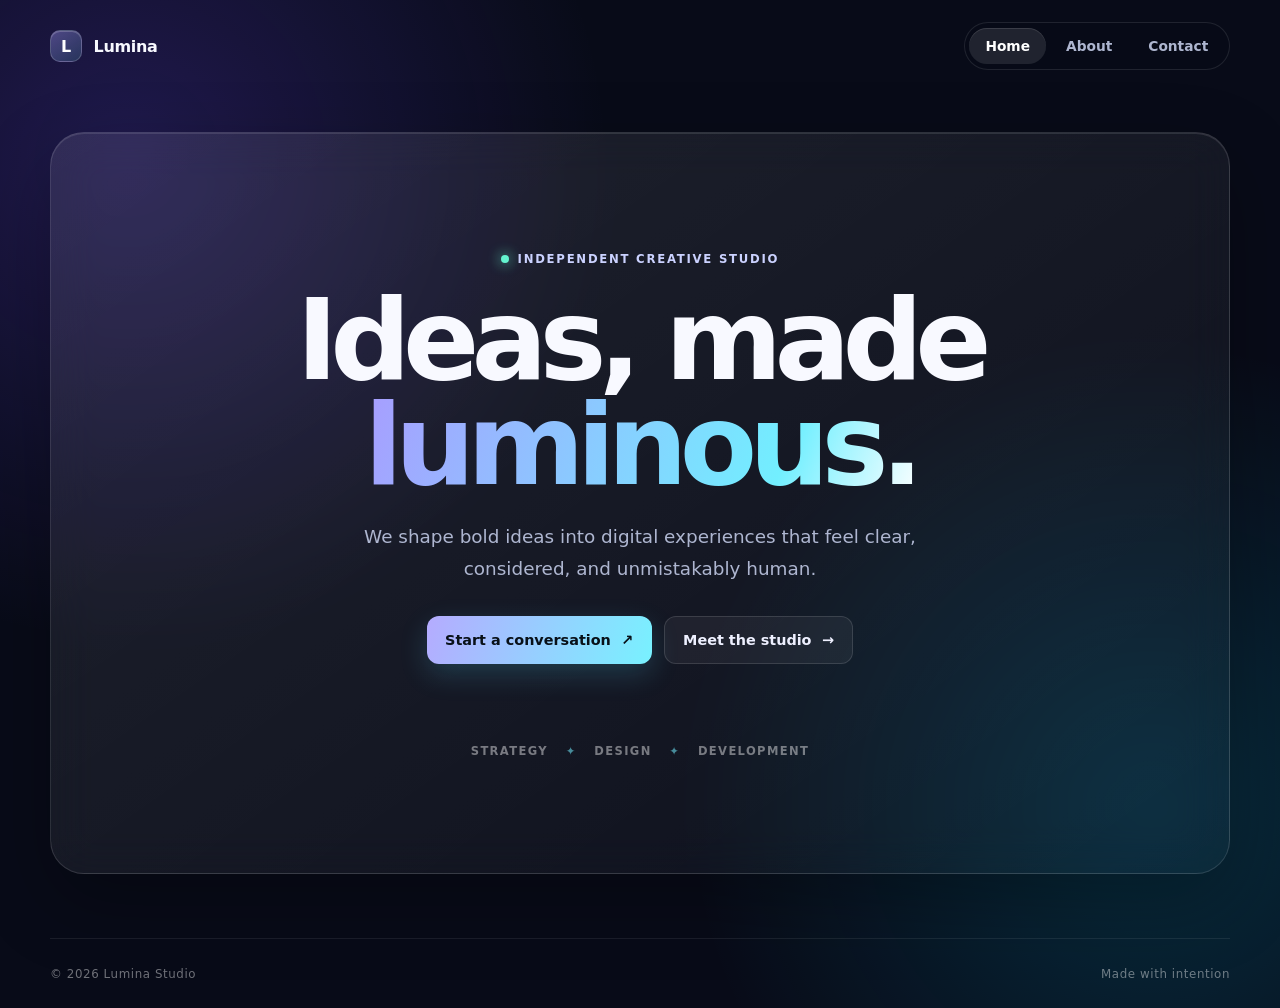
<file: index.html>
<!DOCTYPE html>
<html lang="en">
<head>
  <meta charset="UTF-8">
  <meta name="viewport" content="width=device-width, initial-scale=1.0">
  <meta name="theme-color" content="#080b18">
  <meta name="description" content="A small creative studio turning thoughtful ideas into memorable digital experiences.">
  <title>Lumina — Digital experiences with a human pulse</title>
  <link rel="stylesheet" href="styles.css">
</head>
<body>
  <div class="orb orb-one" aria-hidden="true"></div>
  <div class="orb orb-two" aria-hidden="true"></div>

  <header class="site-header">
    <a class="brand" href="index.html" aria-label="Lumina home">
      <span class="brand-mark" aria-hidden="true">L</span>
      <span>Lumina</span>
    </a>
    <nav aria-label="Main navigation">
      <a class="active" href="index.html" aria-current="page">Home</a>
      <a href="about.html">About</a>
      <a href="contact.html">Contact</a>
    </nav>
  </header>

  <main class="home-main">
    <section class="hero glass">
      <div class="eyebrow">Independent creative studio</div>
      <h1>Ideas, made <span>luminous.</span></h1>
      <p class="hero-copy">
        We shape bold ideas into digital experiences that feel clear,
        considered, and unmistakably human.
      </p>
      <div class="button-row">
        <a class="button button-primary" href="contact.html">
          Start a conversation <span aria-hidden="true">↗</span>
        </a>
        <a class="button button-quiet" href="about.html">
          Meet the studio <span aria-hidden="true">→</span>
        </a>
      </div>
      <div class="hero-meta" aria-label="Studio principles">
        <span>Strategy</span>
        <span>Design</span>
        <span>Development</span>
      </div>
    </section>
  </main>

  <footer class="site-footer">
    <span>© <span data-year></span> Lumina Studio</span>
    <span>Made with intention</span>
  </footer>

  <script src="script.js"></script>
</body>
</html>
</file>
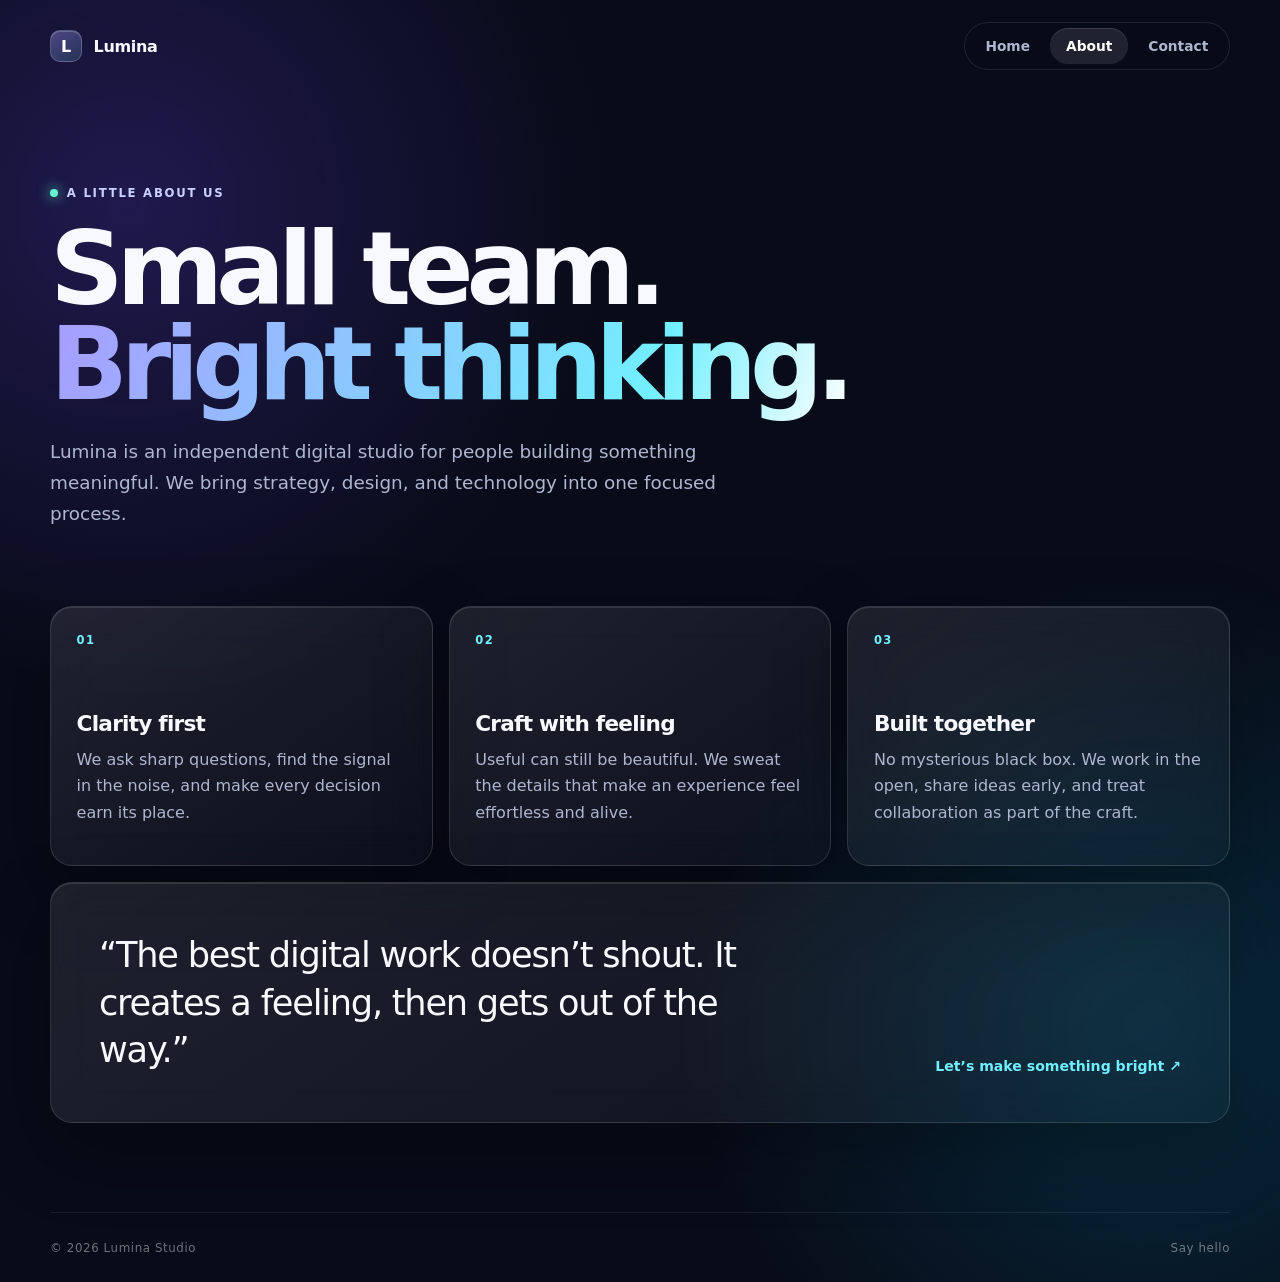
<file: about.html>
<!DOCTYPE html>
<html lang="en">
<head>
  <meta charset="UTF-8">
  <meta name="viewport" content="width=device-width, initial-scale=1.0">
  <meta name="theme-color" content="#080b18">
  <meta name="description" content="Meet Lumina, a small studio that pairs clear thinking with expressive digital craft.">
  <title>About — Lumina</title>
  <link rel="stylesheet" href="styles.css">
</head>
<body>
  <div class="orb orb-one" aria-hidden="true"></div>
  <div class="orb orb-two" aria-hidden="true"></div>

  <header class="site-header">
    <a class="brand" href="index.html" aria-label="Lumina home">
      <span class="brand-mark" aria-hidden="true">L</span>
      <span>Lumina</span>
    </a>
    <nav aria-label="Main navigation">
      <a href="index.html">Home</a>
      <a class="active" href="about.html" aria-current="page">About</a>
      <a href="contact.html">Contact</a>
    </nav>
  </header>

  <main class="page-main">
    <section class="page-intro">
      <div class="eyebrow">A little about us</div>
      <h1>Small team.<br><span>Bright thinking.</span></h1>
      <p>
        Lumina is an independent digital studio for people building something
        meaningful. We bring strategy, design, and technology into one focused process.
      </p>
    </section>

    <section class="about-grid" aria-label="Our approach">
      <article class="story-card glass">
        <span class="card-number">01</span>
        <h2>Clarity first</h2>
        <p>We ask sharp questions, find the signal in the noise, and make every decision earn its place.</p>
      </article>
      <article class="story-card glass">
        <span class="card-number">02</span>
        <h2>Craft with feeling</h2>
        <p>Useful can still be beautiful. We sweat the details that make an experience feel effortless and alive.</p>
      </article>
      <article class="story-card glass">
        <span class="card-number">03</span>
        <h2>Built together</h2>
        <p>No mysterious black box. We work in the open, share ideas early, and treat collaboration as part of the craft.</p>
      </article>
    </section>

    <section class="manifesto glass">
      <p class="quote">“The best digital work doesn’t shout. It creates a feeling, then gets out of the way.”</p>
      <a class="text-link" href="contact.html">Let’s make something bright <span aria-hidden="true">↗</span></a>
    </section>
  </main>

  <footer class="site-footer">
    <span>© <span data-year></span> Lumina Studio</span>
    <a href="contact.html">Say hello</a>
  </footer>

  <script src="script.js"></script>
</body>
</html>
</file>
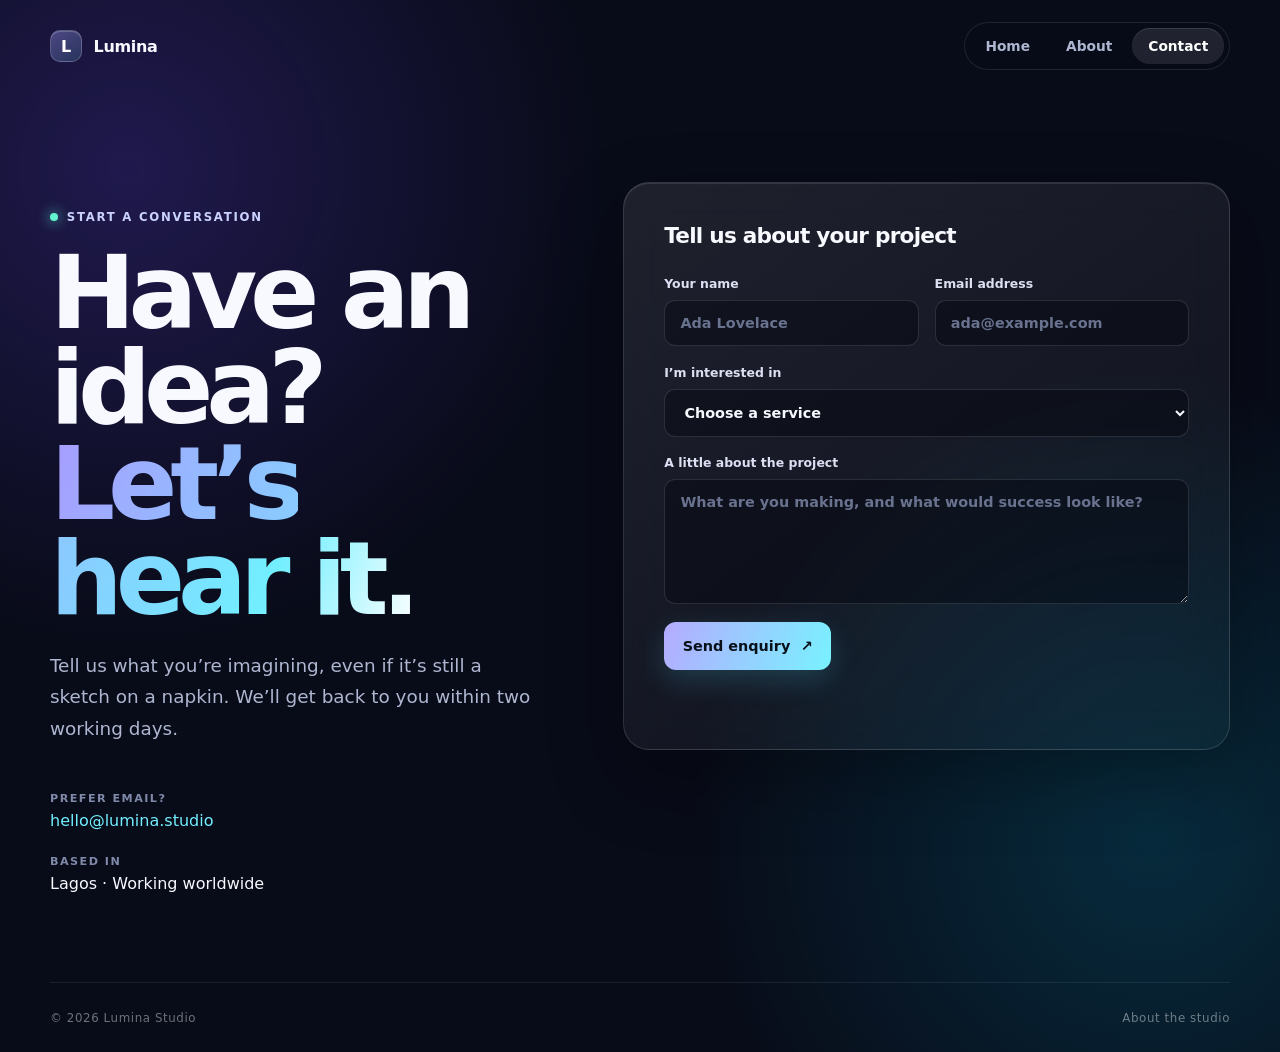
<file: contact.html>
<!DOCTYPE html>
<html lang="en">
<head>
  <meta charset="UTF-8">
  <meta name="viewport" content="width=device-width, initial-scale=1.0">
  <meta name="theme-color" content="#080b18">
  <meta name="description" content="Tell Lumina about your next digital project.">
  <title>Contact — Lumina</title>
  <link rel="stylesheet" href="styles.css">
</head>
<body>
  <div class="orb orb-one" aria-hidden="true"></div>
  <div class="orb orb-two" aria-hidden="true"></div>

  <header class="site-header">
    <a class="brand" href="index.html" aria-label="Lumina home">
      <span class="brand-mark" aria-hidden="true">L</span>
      <span>Lumina</span>
    </a>
    <nav aria-label="Main navigation">
      <a href="index.html">Home</a>
      <a href="about.html">About</a>
      <a class="active" href="contact.html" aria-current="page">Contact</a>
    </nav>
  </header>

  <main class="page-main contact-layout">
    <section class="contact-intro">
      <div class="eyebrow">Start a conversation</div>
      <h1>Have an idea?<br><span>Let’s hear it.</span></h1>
      <p>
        Tell us what you’re imagining, even if it’s still a sketch on a napkin.
        We’ll get back to you within two working days.
      </p>
      <div class="contact-details">
        <div>
          <span class="detail-label">Prefer email?</span>
          <a href="mailto:hello@lumina.studio">hello@lumina.studio</a>
        </div>
        <div>
          <span class="detail-label">Based in</span>
          <span>Lagos · Working worldwide</span>
        </div>
      </div>
    </section>

    <section class="form-card glass" aria-labelledby="form-title">
      <h2 id="form-title">Tell us about your project</h2>
      <form id="contact-form">
        <div class="field-row">
          <label>
            Your name
            <input type="text" name="name" placeholder="Ada Lovelace" autocomplete="name" required>
          </label>
          <label>
            Email address
            <input type="email" name="email" placeholder="ada@example.com" autocomplete="email" required>
          </label>
        </div>
        <label>
          I’m interested in
          <select name="service" required>
            <option value="" selected disabled>Choose a service</option>
            <option>Brand &amp; strategy</option>
            <option>Web design</option>
            <option>Development</option>
            <option>Something else</option>
          </select>
        </label>
        <label>
          A little about the project
          <textarea name="message" rows="5" placeholder="What are you making, and what would success look like?" required></textarea>
        </label>
        <button class="button button-primary submit-button" type="submit">
          Send enquiry <span aria-hidden="true">↗</span>
        </button>
        <p class="form-status" role="status" aria-live="polite"></p>
      </form>
    </section>
  </main>

  <footer class="site-footer">
    <span>© <span data-year></span> Lumina Studio</span>
    <a href="about.html">About the studio</a>
  </footer>

  <script src="script.js"></script>
</body>
</html>
</file>
<file: styles.css>
:root {
  color-scheme: dark;
  --ink: #f8f9ff;
  --muted: #aeb6d0;
  --line: rgba(255, 255, 255, 0.13);
  --violet: #a89cff;
  --cyan: #72efff;
  --mint: #64f4cf;
  font-family: Inter, ui-sans-serif, system-ui, -apple-system, BlinkMacSystemFont, "Segoe UI", sans-serif;
  background: #080b18;
  color: var(--ink);
}

* { box-sizing: border-box; }
html { scroll-behavior: smooth; }

body {
  min-height: 100vh;
  margin: 0;
  overflow-x: hidden;
  display: flex;
  flex-direction: column;
  background:
    radial-gradient(circle at 10% 16%, rgba(111, 72, 255, 0.23), transparent 30rem),
    radial-gradient(circle at 90% 80%, rgba(0, 212, 255, 0.16), transparent 29rem),
    #080b18;
}

body::before {
  content: "";
  position: fixed;
  inset: 0;
  z-index: -2;
  pointer-events: none;
  opacity: 0.3;
  background-image: radial-gradient(rgba(255, 255, 255, 0.7) 0.65px, transparent 0.65px);
  background-size: 30px 30px;
  mask-image: linear-gradient(to bottom, black, transparent 88%);
}

a { color: inherit; text-decoration: none; }

.orb {
  position: fixed;
  z-index: -1;
  width: 26rem;
  aspect-ratio: 1;
  border-radius: 50%;
  filter: blur(90px);
  opacity: 0.25;
  pointer-events: none;
  animation: drift 13s ease-in-out infinite alternate;
}

.orb-one { top: -13rem; left: -10rem; background: #865dff; }
.orb-two { right: -11rem; bottom: -14rem; background: #00d4ff; animation-delay: -6s; }

.site-header,
.site-footer,
.home-main,
.page-main {
  width: min(calc(100% - 2.5rem), 1180px);
  margin-inline: auto;
}

.site-header {
  min-height: 92px;
  display: flex;
  align-items: center;
  justify-content: space-between;
  gap: 2rem;
  animation: arrive 700ms ease both;
}

.brand {
  display: inline-flex;
  align-items: center;
  gap: 0.72rem;
  font-weight: 760;
  letter-spacing: -0.02em;
}

.brand-mark {
  width: 2rem;
  aspect-ratio: 1;
  display: grid;
  place-items: center;
  border: 1px solid rgba(255, 255, 255, 0.18);
  border-radius: 10px;
  background: linear-gradient(145deg, rgba(168, 156, 255, 0.38), rgba(114, 239, 255, 0.14));
  color: #fff;
  box-shadow: inset 0 1px 0 rgba(255, 255, 255, 0.2);
}

nav {
  display: flex;
  align-items: center;
  gap: 0.25rem;
  padding: 0.3rem;
  border: 1px solid rgba(255, 255, 255, 0.1);
  border-radius: 999px;
  background: rgba(8, 11, 24, 0.48);
  backdrop-filter: blur(18px);
}

nav a {
  padding: 0.62rem 1rem;
  border-radius: 999px;
  color: #aeb6d0;
  font-size: 0.86rem;
  font-weight: 650;
  transition: color 180ms ease, background 180ms ease;
}

nav a:hover,
nav a:focus-visible { color: #fff; }

nav a.active {
  color: #fff;
  background: rgba(255, 255, 255, 0.1);
  box-shadow: inset 0 1px 0 rgba(255, 255, 255, 0.12);
}

.glass {
  border: 1px solid var(--line);
  background: linear-gradient(145deg, rgba(255, 255, 255, 0.095), rgba(255, 255, 255, 0.025));
  box-shadow: 0 28px 75px rgba(0, 0, 0, 0.28), inset 0 1px 0 rgba(255, 255, 255, 0.11);
  backdrop-filter: blur(22px);
}

.home-main {
  flex: 1;
  display: grid;
  place-items: center;
  padding-block: 2.5rem 4rem;
}

.hero {
  width: 100%;
  padding: clamp(3rem, 9vw, 7.5rem) clamp(1.5rem, 8vw, 7.2rem);
  text-align: center;
  border-radius: 34px;
  animation: arrive 800ms 80ms cubic-bezier(.2, .8, .2, 1) both;
}

.eyebrow {
  display: inline-flex;
  align-items: center;
  gap: 0.55rem;
  margin-bottom: 1.35rem;
  color: #cbd2ff;
  font-size: 0.73rem;
  font-weight: 760;
  letter-spacing: 0.15em;
  text-transform: uppercase;
}

.eyebrow::before {
  content: "";
  width: 0.5rem;
  aspect-ratio: 1;
  border-radius: 50%;
  background: var(--mint);
  box-shadow: 0 0 13px var(--mint);
  animation: pulse 2s ease-in-out infinite;
}

h1, h2, p { margin-top: 0; }

h1 {
  margin-bottom: 1.5rem;
  font-size: clamp(3.4rem, 8.8vw, 7.4rem);
  line-height: 0.93;
  letter-spacing: -0.07em;
}

h1 span {
  background: linear-gradient(112deg, var(--violet), var(--cyan) 75%, #fff);
  -webkit-background-clip: text;
  background-clip: text;
  color: transparent;
}

.hero-copy,
.page-intro > p,
.contact-intro > p {
  color: var(--muted);
  font-size: clamp(1rem, 2vw, 1.15rem);
  line-height: 1.7;
}

.hero-copy {
  max-width: 38rem;
  margin: 0 auto 2rem;
}

.button-row {
  display: flex;
  justify-content: center;
  flex-wrap: wrap;
  gap: 0.75rem;
}

.button {
  min-height: 3rem;
  display: inline-flex;
  align-items: center;
  justify-content: center;
  gap: 0.65rem;
  padding: 0.8rem 1.15rem;
  border: 0;
  border-radius: 12px;
  font: inherit;
  font-size: 0.9rem;
  font-weight: 720;
  cursor: pointer;
  transition: transform 180ms ease, box-shadow 180ms ease;
}

.button:hover { transform: translateY(-2px); }

.button-primary {
  color: #081018;
  background: linear-gradient(110deg, #b5abff, #78f2ff);
  box-shadow: 0 10px 28px rgba(84, 222, 255, 0.18);
}

.button-primary:hover { box-shadow: 0 14px 34px rgba(84, 222, 255, 0.27); }

.button-quiet {
  border: 1px solid var(--line);
  color: #eef0ff;
  background: rgba(255, 255, 255, 0.05);
}

.hero-meta {
  margin-top: clamp(3rem, 7vw, 5rem);
  display: flex;
  align-items: center;
  justify-content: center;
  gap: 1.1rem;
  color: rgba(255, 255, 255, 0.43);
  font-size: 0.72rem;
  font-weight: 700;
  letter-spacing: 0.12em;
  text-transform: uppercase;
}

.hero-meta span + span::before {
  content: "✦";
  margin-right: 1.1rem;
  color: rgba(114, 239, 255, 0.55);
}

.page-main {
  flex: 1;
  padding: clamp(3.5rem, 7vw, 6.5rem) 0;
}

.page-intro { max-width: 900px; animation: arrive 750ms 60ms ease both; }
.page-intro h1, .contact-intro h1 { font-size: clamp(3.3rem, 8vw, 6.8rem); }
.page-intro > p { max-width: 44rem; }

.about-grid {
  display: grid;
  grid-template-columns: repeat(3, 1fr);
  gap: 1rem;
  margin-top: clamp(3rem, 6vw, 5rem);
}

.story-card {
  min-height: 260px;
  padding: 1.6rem;
  border-radius: 22px;
  animation: arrive 700ms ease both;
}

.story-card:nth-child(2) { animation-delay: 90ms; }
.story-card:nth-child(3) { animation-delay: 180ms; }

.card-number {
  display: block;
  margin-bottom: 4rem;
  color: var(--cyan);
  font-size: 0.72rem;
  font-weight: 750;
  letter-spacing: 0.12em;
}

.story-card h2, .form-card h2 {
  margin-bottom: 0.7rem;
  font-size: 1.35rem;
  letter-spacing: -0.035em;
}

.story-card p {
  margin-bottom: 0;
  color: var(--muted);
  line-height: 1.65;
}

.manifesto {
  margin-top: 1rem;
  padding: clamp(1.6rem, 5vw, 3rem);
  border-radius: 22px;
  display: flex;
  align-items: end;
  justify-content: space-between;
  gap: 2rem;
}

.quote {
  max-width: 42rem;
  margin-bottom: 0;
  font-size: clamp(1.35rem, 3vw, 2.2rem);
  line-height: 1.35;
  letter-spacing: -0.035em;
}

.text-link {
  flex: 0 0 auto;
  color: var(--cyan);
  font-size: 0.88rem;
  font-weight: 720;
}

.contact-layout {
  display: grid;
  grid-template-columns: minmax(0, 0.9fr) minmax(480px, 1.1fr);
  align-items: start;
  gap: clamp(2rem, 6vw, 6rem);
}

.contact-intro { padding-top: 1.5rem; animation: arrive 700ms ease both; }
.contact-intro > p { max-width: 35rem; }

.contact-details {
  display: grid;
  gap: 1.6rem;
  margin-top: 3rem;
}

.contact-details > div { display: grid; gap: 0.35rem; }

.detail-label {
  color: #7f89a8;
  font-size: 0.7rem;
  font-weight: 750;
  letter-spacing: 0.13em;
  text-transform: uppercase;
}

.contact-details a { color: var(--cyan); }

.form-card {
  padding: clamp(1.5rem, 4vw, 2.5rem);
  border-radius: 26px;
  animation: arrive 760ms 90ms ease both;
}

.form-card h2 { margin-bottom: 1.8rem; }
form { display: grid; gap: 1.15rem; }
.field-row { display: grid; grid-template-columns: 1fr 1fr; gap: 1rem; }

label {
  display: grid;
  gap: 0.55rem;
  color: #dce0f2;
  font-size: 0.78rem;
  font-weight: 680;
}

input, select, textarea {
  width: 100%;
  border: 1px solid rgba(255, 255, 255, 0.12);
  border-radius: 11px;
  outline: none;
  padding: 0.88rem 0.95rem;
  color: #f8f9ff;
  background: rgba(3, 6, 16, 0.42);
  font: inherit;
  font-size: 0.9rem;
  transition: border-color 180ms ease, box-shadow 180ms ease;
}

input::placeholder, textarea::placeholder { color: #69728e; }
select { color-scheme: dark; }
textarea { resize: vertical; min-height: 125px; }

input:focus, select:focus, textarea:focus {
  border-color: rgba(114, 239, 255, 0.58);
  box-shadow: 0 0 0 3px rgba(114, 239, 255, 0.08);
}

.submit-button { justify-self: start; min-width: 150px; }
.form-status { min-height: 1.3rem; margin: 0; color: var(--mint); font-size: 0.82rem; }

.site-footer {
  min-height: 70px;
  display: flex;
  justify-content: space-between;
  align-items: center;
  gap: 1rem;
  border-top: 1px solid rgba(255, 255, 255, 0.08);
  color: rgba(255, 255, 255, 0.42);
  font-size: 0.74rem;
  letter-spacing: 0.05em;
}

.site-footer a:hover { color: #fff; }

@keyframes arrive {
  from { opacity: 0; transform: translateY(22px); }
  to { opacity: 1; transform: translateY(0); }
}

@keyframes pulse { 50% { opacity: 0.42; transform: scale(0.72); } }
@keyframes drift { to { transform: translate(4rem, 3rem) scale(1.1); } }

@media (max-width: 850px) {
  .about-grid { grid-template-columns: 1fr; }
  .story-card { min-height: auto; }
  .card-number { margin-bottom: 2.4rem; }
  .manifesto { align-items: start; flex-direction: column; }
  .contact-layout { grid-template-columns: 1fr; }
  .contact-intro { padding-top: 0; }
}

@media (max-width: 560px) {
  .site-header { min-height: 78px; gap: 0.7rem; }
  .brand > span:last-child { display: none; }
  nav a { padding: 0.56rem 0.7rem; font-size: 0.78rem; }
  .hero { border-radius: 24px; }
  h1 { letter-spacing: -0.06em; }
  .hero-meta { gap: 0.55rem; }
  .hero-meta span + span::before { margin-right: 0.55rem; }
  .field-row { grid-template-columns: 1fr; }
  .site-footer { align-items: flex-start; flex-direction: column; justify-content: center; }
}

@media (prefers-reduced-motion: reduce) {
  html { scroll-behavior: auto; }
  *, *::before, *::after {
    animation-duration: 0.01ms !important;
    animation-iteration-count: 1 !important;
  }
}
</file>
